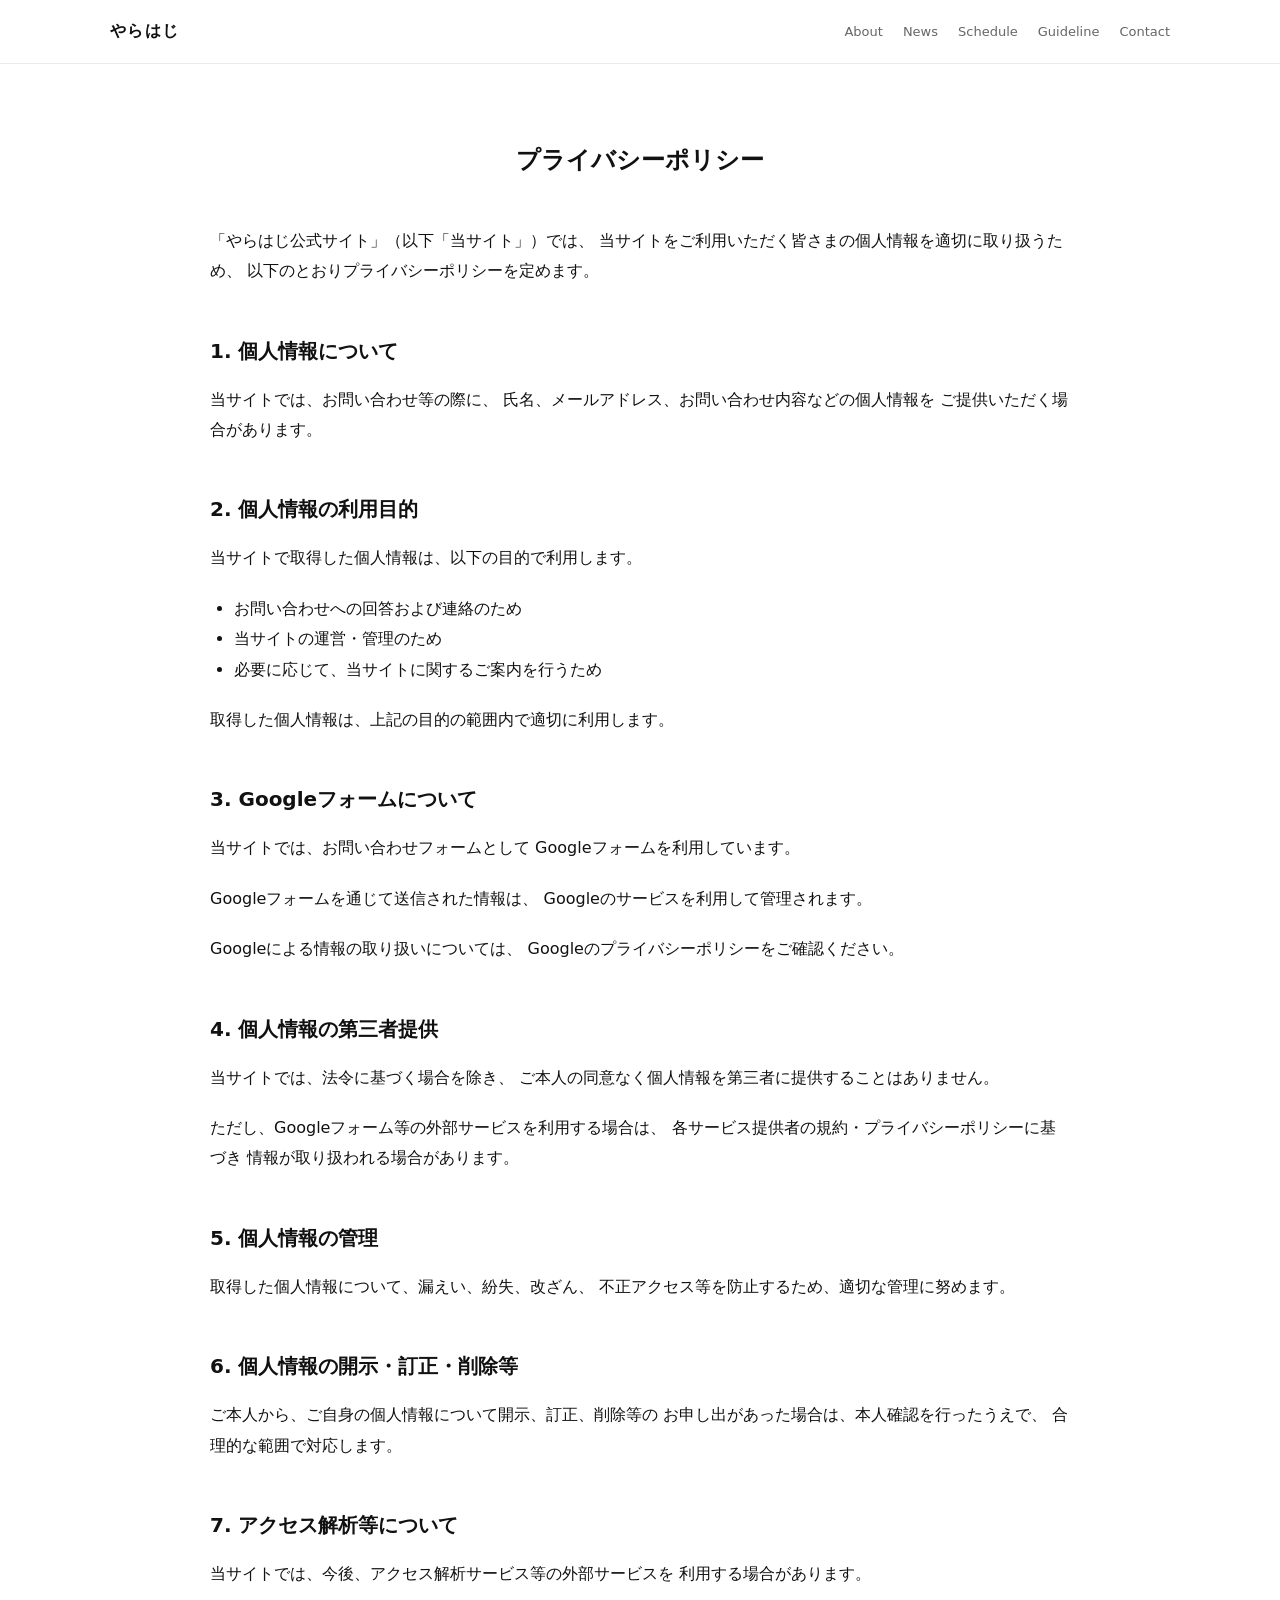
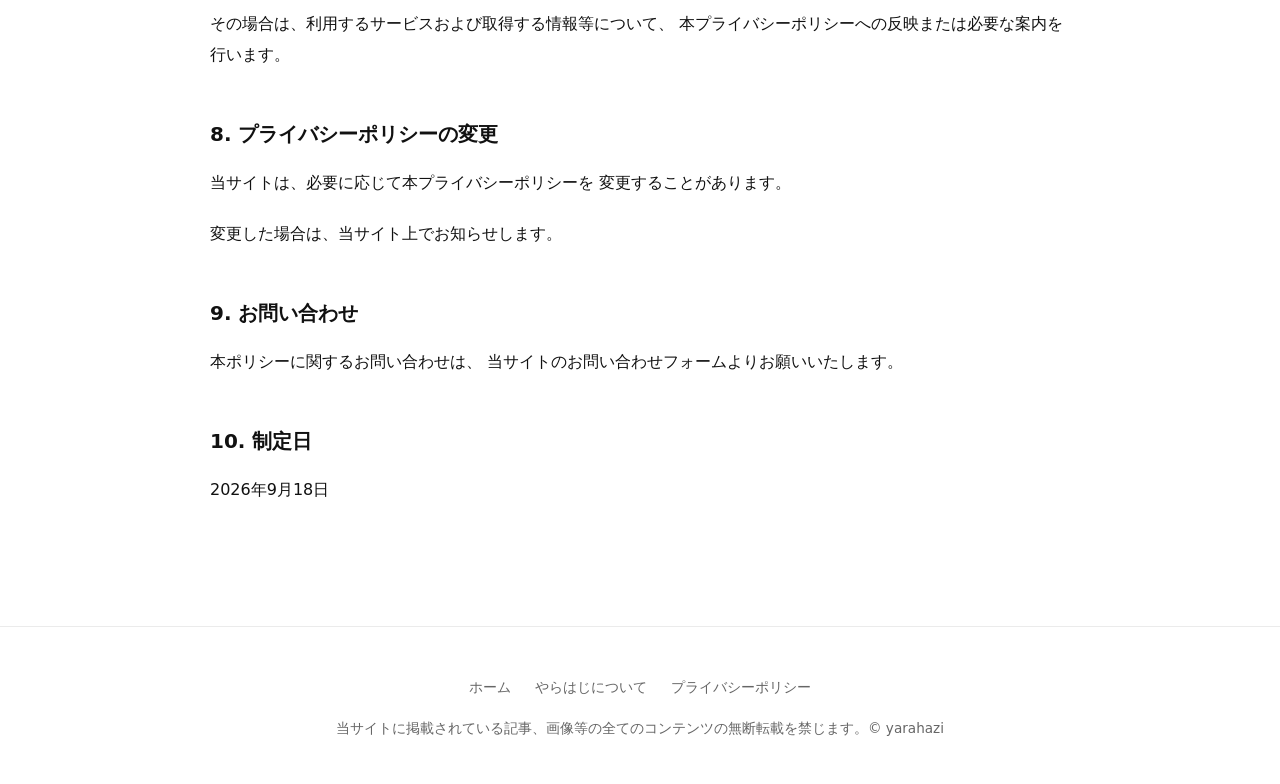
<file: privacy.html>
<!DOCTYPE html>
<html lang="ja" data-theme="light">
<head>
  <meta charset="utf-8" />
  <meta name="viewport" content="width=device-width, initial-scale=1" />
  <title>Privacy Policy | やらはじ公式サイト</title>
  <link rel="stylesheet" href="css/style.css">
  <link rel="stylesheet" href="css/header.css">
</head>
<body>
<!-- Header -->
<div id="header"></div>
<main class="page-content">
  <section class="page-header">
    <h1>プライバシーポリシー</h1>
  </section>
  <section class="content-section">
    <p>
      「やらはじ公式サイト」（以下「当サイト」）では、
      当サイトをご利用いただく皆さまの個人情報を適切に取り扱うため、
      以下のとおりプライバシーポリシーを定めます。
    </p>
    <h2>1. 個人情報について</h2>
    <p>
      当サイトでは、お問い合わせ等の際に、
      氏名、メールアドレス、お問い合わせ内容などの個人情報を
      ご提供いただく場合があります。
    </p>
    <h2>2. 個人情報の利用目的</h2>
    <p>
      当サイトで取得した個人情報は、以下の目的で利用します。
    </p>
    <ul>
      <li>お問い合わせへの回答および連絡のため</li>
      <li>当サイトの運営・管理のため</li>
      <li>必要に応じて、当サイトに関するご案内を行うため</li>
    </ul>
    <p>
      取得した個人情報は、上記の目的の範囲内で適切に利用します。
    </p>
    <h2>3. Googleフォームについて</h2>
    <p>
      当サイトでは、お問い合わせフォームとして
      Googleフォームを利用しています。
    </p>
    <p>
      Googleフォームを通じて送信された情報は、
      Googleのサービスを利用して管理されます。
    </p>
    <p>
      Googleによる情報の取り扱いについては、
      Googleのプライバシーポリシーをご確認ください。
    </p>
    <h2>4. 個人情報の第三者提供</h2>
    <p>
      当サイトでは、法令に基づく場合を除き、
      ご本人の同意なく個人情報を第三者に提供することはありません。
    </p>
    <p>
      ただし、Googleフォーム等の外部サービスを利用する場合は、
      各サービス提供者の規約・プライバシーポリシーに基づき
      情報が取り扱われる場合があります。
    </p>
    <h2>5. 個人情報の管理</h2>
    <p>
      取得した個人情報について、漏えい、紛失、改ざん、
      不正アクセス等を防止するため、適切な管理に努めます。
    </p>
    <h2>6. 個人情報の開示・訂正・削除等</h2>
    <p>
      ご本人から、ご自身の個人情報について開示、訂正、削除等の
      お申し出があった場合は、本人確認を行ったうえで、
      合理的な範囲で対応します。
    </p>
    <h2>7. アクセス解析等について</h2>
    <p>
      当サイトでは、今後、アクセス解析サービス等の外部サービスを
      利用する場合があります。
    </p>
    <p>
      その場合は、利用するサービスおよび取得する情報等について、
      本プライバシーポリシーへの反映または必要な案内を行います。
    </p>
    <h2>8. プライバシーポリシーの変更</h2>
    <p>
      当サイトは、必要に応じて本プライバシーポリシーを
      変更することがあります。
    </p>
    <p>
      変更した場合は、当サイト上でお知らせします。
    </p>
    <h2>9. お問い合わせ</h2>
    <p>
      本ポリシーに関するお問い合わせは、
      当サイトのお問い合わせフォームよりお願いいたします。
    </p>
    <h2>10. 制定日</h2>
    <p>
      2026年9月18日
    </p>
  </section>
</main>
<!-- Footer -->
<div id="footer"></div>
<script src="common.js"></script>
</body>
</html>
</file>
<file: css/style.css>
:root {
  --accent: #436aa8;
  --bg: #ffffff;
  --text-main: #111111;
  --text-sub: #666666;
}

html[data-theme="dark"] {
  --bg: #0f0f0f;
  --text-main: #f2f2f2;
  --text-sub: #9a9a9a;
}

*,
*::before,
*::after {
  box-sizing: border-box;
}

body {
  margin: 0;
  padding-top: 64px;
  background: var(--bg);
  color: var(--text-main);
  font-family: "Noto Sans JP", system-ui, sans-serif;
  transition: background 0.3s, color 0.3s;
}

/* =========================
   Main layout
========================= */

.container {
  max-width: 800px;
  min-height: 100vh;
  margin: 0 auto;
  display: flex;
  justify-content: center;
  align-items: center;
}

.main-text {
  font-size: 28px;
  letter-spacing: 0.08em;
}


/* =========================
   Hero Carousel
========================= */

.carousel {
  position: relative;
  width: min(1400px, calc(100% - 80px));
  aspect-ratio: 16 / 10;
  max-height: 720px;
  margin: 32px auto;
  overflow: hidden;
}

.carousel-track {
  display: flex;
  width: 100%;
  height: 100%;
  transition: transform 0.6s ease-in-out;
}

.slide {
  flex: 0 0 100%;
  height: 100%;
}

.slide picture,
.slide a {
  display: block;
  width: 100%;
  height: 100%;
}

.slide img {
  display: block;
  width: 100%;
  height: 100%;
  object-fit: contain;
}


/* =========================
   Arrow
========================= */

.carousel-btn {
  position: absolute;
  top: 50%;
  transform: translateY(-50%);
  width: 52px;
  height: 52px;
  border: none;
  border-radius: 50%;
  background: rgba(0, 0, 0, 0.35);
  color: #fff;
  font-size: 28px;
  cursor: pointer;
  transition: background 0.3s ease;
  z-index: 10;
}

.carousel-btn:hover {
  background: rgba(0, 0, 0, 0.6);
}

.prev {
  left: 24px;
}

.next {
  right: 24px;
}


/* =========================
   Dots
========================= */

.carousel-dots {
  position: absolute;
  left: 50%;
  bottom: 28px;
  transform: translateX(-50%);
  display: flex;
  gap: 12px;
  z-index: 10;
}

.carousel-dots span {
  width: 12px;
  height: 12px;
  border-radius: 50%;
  background: rgba(255, 255, 255, 0.45);
  cursor: pointer;
  transition: background 0.3s ease;
}

.carousel-dots span.active {
  background: #fff;
}


/* =========================
   Smartphone / Tablet
========================= */

@media (max-width: 768px) {

  .carousel {
    width: calc(100% - 24px);
    aspect-ratio: 9 / 16;
    max-height: none;
  }

  .carousel-btn {
    width: 42px;
    height: 42px;
    font-size: 22px;
  }

  .prev {
    left: 12px;
  }

  .next {
    right: 12px;
  }

}


/* =========================
   Theme toggle
========================= */

.theme-toggle {
  position: fixed;
  right: 24px;
  bottom: 24px;
  width: 44px;
  height: 44px;
  padding: 0;
  border: none;
  background: none;
  color: var(--text-sub);
  font-size: 22px;
  display: flex;
  align-items: center;
  justify-content: center;
  cursor: pointer;
  z-index: 1000;
}

.theme-icon {
  transition: transform 0.4s ease;
}

.rotated {
  transform: rotate(180deg);
}


/* =========================
   Footer
========================= */

#footer {
  width: 100%;
}

.site-footer {
  width: 100%;
  border-top: 1px solid rgba(0,0,0,.08);
}

.footer-inner {
  max-width: 1100px;
  margin: 0 auto;
  padding: 20px;
  text-align: center;
  font-size: .85rem;
  color: var(--text-sub);
}


/* =========================
   Top News
========================= */

.news-section {
  padding: 64px 20px;
}

.news-inner {
  max-width: 1100px;
  margin: 0 auto;
}

.news-inner h2 {
  margin-bottom: 28px;
  font-size: 2rem;
  text-align: center;
}

#news-list {
  display: flex;
  flex-direction: column;
}

.news-item {
  display: grid;
  grid-template-columns: 130px 120px 1fr 30px;
  align-items: center;
  gap: 20px;
  padding: 18px 0;
  border-bottom: 1px solid rgba(0,0,0,.08);
  cursor: pointer;
  transition: .2s;
}

.news-item:hover {
  background: rgba(0,0,0,.03);
}

.news-date {
  color: var(--text-sub);
  font-size: .9rem;
}

.news-category {
  color: var(--text-sub);
  font-size: .9rem;
  font-weight: 500;
}

.news-title {
  font-weight: 500;
}

.news-arrow {
  text-align: right;
  color: var(--text-sub);
  font-size: 1.2rem;
}

.news-more {
  margin-top: 24px;
  text-align: right;
}

.news-more a {
  color: var(--accent);
  text-decoration: none;
}


/* =========================
   News - Smartphone
========================= */

@media (max-width: 768px) {

  .news-item {
    grid-template-columns: 1fr;
    gap: 8px;
  }

  .news-arrow {
    display: none;
  }

  .news-more {
    text-align: center;
  }

}


/* =========================
   About
========================= */

.about-section {
  padding: 80px 20px;
}

.about-inner {
  max-width: 1100px;
  margin: 0 auto;
  display: grid;
  grid-template-columns: minmax(0, 1fr) 420px;
  gap: 80px;
  align-items: center;
}

.about-text {
  min-width: 0;
}

.about-text h2 {
  font-size: 2rem;
  margin-bottom: 40px;
}

.profile-list {
  display: grid;
  grid-template-columns: 120px minmax(0, 1fr);
  row-gap: 22px;
}

.profile-list dt {
  color: var(--text-sub);
  font-weight: 600;
}

.profile-list dd {
  margin: 0;
  line-height: 1.8;
  min-width: 0;
}

.about-image {
  text-align: center;
}

.about-image img {
  width: 100%;
  max-width: 260px;
  height: auto;
}


/* =========================
   About - Tablet
========================= */

@media (max-width: 1000px) {

  .about-inner {
    grid-template-columns: minmax(0, 1fr) 300px;
    gap: 40px;
  }

  .about-image img {
    max-width: 240px;
  }

}


/* =========================
   About - Smartphone
========================= */

@media (max-width: 768px) {

  .about-inner {
    grid-template-columns: 1fr;
    gap: 40px;
  }

  .about-image {
    order: -1;
  }

  .about-image img {
    max-width: 280px;
  }

  .profile-list {
    grid-template-columns: 90px minmax(0, 1fr);
  }

}


/* =========================
   About More
========================= */

.about-more {
  margin-top: 32px;
}

.about-more a {
  color: var(--accent);
  text-decoration: none;
  font-weight: 500;
  transition: opacity 0.2s ease;
}

.about-more a:hover {
  opacity: 0.7;
}


/* =========================
   Movie
========================= */

.movie-section {
  padding: 80px 20px;
}

.movie-inner {
  max-width: 1100px;
  margin: 0 auto;
}

.movie-inner h2 {
  text-align: center;
  font-size: 2rem;
  margin-bottom: 40px;
}

.movie-grid {
  display: grid;
  grid-template-columns: 1fr 1fr;
  gap: 40px;
}

.movie-box h3 {
  margin-bottom: 16px;
  font-size: 1.1rem;
  text-align: center;
}

.video-container {
  position: relative;
  width: 100%;
  padding-top: 56.25%;
}

.video-container iframe {
  position: absolute;
  top: 0;
  left: 0;
  width: 100%;
  height: 100%;
  border: 0;
}


/* =========================
   Movie - Smartphone
========================= */

@media (max-width: 768px) {

  .movie-grid {
    grid-template-columns: 1fr;
  }

}


/* =========================
   About Timeline
========================= */

.page-title {
  padding: 80px 20px 40px;
  text-align: center;
}

.page-title h1 {
  font-size: 2.5rem;
  margin-bottom: 10px;
}

.page-title p {
  color: var(--text-sub);
}

.timeline-section {
  padding: 80px 20px;
}

.timeline-inner {
  max-width: 900px;
  margin: 0 auto;
}

.timeline-inner h2 {
  text-align: center;
  font-size: 2rem;
  margin-bottom: 50px;
}

.timeline {
  position: relative;
  margin-left: 40px;
}

.timeline::before {
  content: "";
  position: absolute;
  left: 10px;
  top: 0;
  bottom: 0;
  width: 2px;
  background: var(--accent);
}

.timeline-item {
  position: relative;
  padding-left: 50px;
  padding-bottom: 40px;
}

.timeline-item:last-child {
  padding-bottom: 0;
}

.timeline-item::before {
  content: "";
  position: absolute;
  left: 2px;
  top: 8px;
  width: 18px;
  height: 18px;
  border-radius: 50%;
  background: var(--accent);
}

.timeline-date {
  color: var(--accent);
  font-weight: 700;
  margin-bottom: 8px;
}

.timeline-content {
  padding: 20px;
  border: 1px solid rgba(0,0,0,.08);
  border-radius: 12px;
  background: rgba(67,106,168,.05);
}

.timeline-content h3 {
  margin-top: 0;
}

.timeline-content p {
  margin-bottom: 0;
  color: var(--text-sub);
}

html[data-theme="dark"] .timeline-content {
  border-color: rgba(255,255,255,.08);
  background: rgba(255,255,255,.04);
}


/* =========================
   Timeline - Smartphone
========================= */

@media (max-width: 768px) {

  .timeline {
    margin-left: 12px;
  }

  .timeline-item {
    padding-left: 35px;
  }

  .timeline-item::before {
    width: 14px;
    height: 14px;
    left: 4px;
  }

  .timeline-content {
    padding: 16px;
  }

}

/* SNS */
.sns-section {
  padding: 10px 20px;
}

.sns-inner {
  max-width: 900px;
  margin: 0 auto;
}

.sns-inner h2 {
  margin: 0 0 40px;
  text-align: center;
  font-size: 2rem;
}

.sns-grid {
  display: grid;
  grid-template-columns: repeat(3, minmax(0, 1fr));
  gap: 24px;
}

.sns-button {
  display: flex;
  align-items: center;
  justify-content: center;

  min-height: 72px;
  padding: 20px;

  border-radius: 12px;

  color: #fff;
  text-decoration: none;

  font-size: 1.05rem;
  font-weight: 600;

  transition:
    transform 0.2s ease,
    opacity 0.2s ease,
    box-shadow 0.2s ease;
}

.sns-button:hover {
  opacity: 0.9;
  transform: translateY(-3px);
}

/* YouTube */
.sns-youtube {
  background: #ff0000;
}

/* X */
.sns-x {
  background: #000;
}

/* Instagram */
.sns-instagram {
  background: linear-gradient(
    135deg,
    #833ab4 0%,
    #c13584 35%,
    #fd1d1d 65%,
    #fcb045 100%
  );
}

/* Smartphone */
@media (max-width: 768px) {

  .sns-grid {
    grid-template-columns: 1fr;
    gap: 16px;
  }

  .sns-button {
    min-height: 64px;
  }

}

/* =========================
Guideline
========================= */

.guideline-page {
width: 100%;
}

.guideline-section {
padding: 80px 20px 100px;
}

.guideline-inner {
max-width: 900px;
margin: 0 auto;
}

.guideline-inner > h1 {
margin: 0 0 20px;
text-align: center;
font-size: 2.2rem;
letter-spacing: 0.08em;
}

.guideline-lead {
margin: 0 auto 60px;
text-align: center;
line-height: 1.9;
}

/* 各項目 */

.guideline-block {
margin-bottom: 48px;
}

.guideline-block h2 {
margin: 0 0 20px;
padding-left: 14px;
border-left: 4px solid #436aa8;
font-size: 1.35rem;
}

.guideline-block p {
margin: 0 0 18px;
line-height: 1.9;
}

.guideline-block ul {
margin: 0;
padding-left: 1.5em;
}

.guideline-block li {
margin-bottom: 10px;
line-height: 1.8;
}

/* お願い */

.guideline-note {
padding: 28px 30px;
border-radius: 10px;
background: rgba(67, 106, 168, 0.08);
}

.guideline-note h2 {
margin-top: 0;
}

/* 更新について */

.guideline-update {
margin: 50px 0 0;
text-align: center;
font-size: 0.85rem;
opacity: 0.7;
}

/* Dark mode */

[data-theme=“dark”] .guideline-note {
background: rgba(67, 106, 168, 0.15);
}

/* Mobile */

@media (max-width: 768px) {

.guideline-section {
padding: 55px 18px 70px;
}

.guideline-inner > h1 {
font-size: 1.8rem;
}

.guideline-lead {
margin-bottom: 45px;
font-size: 0.95rem;
}

.guideline-block {
margin-bottom: 40px;
}

.guideline-block h2 {
font-size: 1.15rem;
}

.guideline-block li {
font-size: 0.95rem;
}

.guideline-note {
padding: 22px 20px;
}
}

/* Privacy Policy / Common Page */
.page-content {
  max-width: 900px;
  margin: 0 auto;
  padding: 60px 20px 100px;
}
.page-header {
  text-align: center;
  margin-bottom: 50px;
}
.page-header h1 {
  margin-bottom: 8px;
}
.page-header p {
  opacity: 0.6;
}
.content-section {
  line-height: 1.9;
}
.content-section h2 {
  margin-top: 45px;
  margin-bottom: 15px;
  font-size: 1.25rem;
}
.content-section p {
  margin: 0 0 20px;
}
.content-section ul {
  padding-left: 1.5em;
  margin-bottom: 20px;
}
@media (max-width: 600px) {
  .page-content {
    padding: 40px 18px 70px;
  }
  .page-header {
    margin-bottom: 35px;
  }
  .content-section h2 {
    margin-top: 35px;
    font-size: 1.15rem;
  }
}
</file>
<file: css/header.css>
/* =========================
   Header Base
========================= */

.site-header {
  position: fixed;
  top: 0;
  width: 100%;
  height: 64px;
  background: color-mix(in srgb, var(--bg) 80%, transparent);
  backdrop-filter: blur(10px);
  border-bottom: 1px solid rgba(0,0,0,0.08);
  transition: transform 0.3s ease, height 0.3s ease, box-shadow 0.3s ease;
  z-index: 900;
}

html[data-theme="dark"] .site-header {
  border-bottom: 1px solid rgba(255,255,255,0.08);
}

.site-header.hide {
  transform: translateY(-100%);
}

.site-header.shrink {
  height: 48px;
  box-shadow: 0 4px 12px rgba(0,0,0,0.08);
}


/* =========================
   Inner Layout
========================= */

.header-inner {
  max-width: 1100px;
  height: 100%;
  margin: 0 auto;
  padding: 0 20px;
  display: flex;
  align-items: center;
  justify-content: space-between;
}


/* =========================
   Logo
========================= */

.site-logo {
  font-weight: 600;
  letter-spacing: 0.08em;
  text-decoration: none;
  color: var(--text-main);
}

.site-logo:visited,
.site-logo:hover,
.site-logo:active {
  text-decoration: none;
  color: var(--text-main);
}


/* =========================
   Navigation (PC)
========================= */

.site-nav {
  display: flex;
  gap: 20px;
  z-index: 1000; /* 確実にmenu-toggleより下 */
}

.site-nav a {
  font-size: 13px;
  text-decoration: none;
  color: var(--text-sub);
  transition: color 0.2s ease;
}

.site-nav a:hover {
  color: var(--text-main);
}


/* =========================
   Hamburger Button
========================= */

.menu-toggle {
  display: none;
  font-size: 26px;
  background: none;
  border: none;
  cursor: pointer;
  color: var(--text-main);
  position: relative; /* 追加 */
  z-index: 1001;      /* navより上に表示 */
}


/* =========================
   Mobile
========================= */

@media (max-width: 768px) {

  .site-nav {
    position: fixed;
    top: 64px;
    right: 0;
    width: 220px;
    height: calc(100vh - 64px);
    background: var(--bg);
    flex-direction: column;
    padding: 24px;
    gap: 20px;
    transform: translateX(100%);
    transition: transform 0.3s ease;
    box-shadow: -4px 0 12px rgba(0,0,0,0.08);
  }

  html[data-theme="dark"] .site-nav {
    box-shadow: -4px 0 12px rgba(0,0,0,0.4);
  }

  .site-nav.open {
    transform: translateX(0);
  }

  .menu-toggle {
    display: block;
  }
}
</file>
